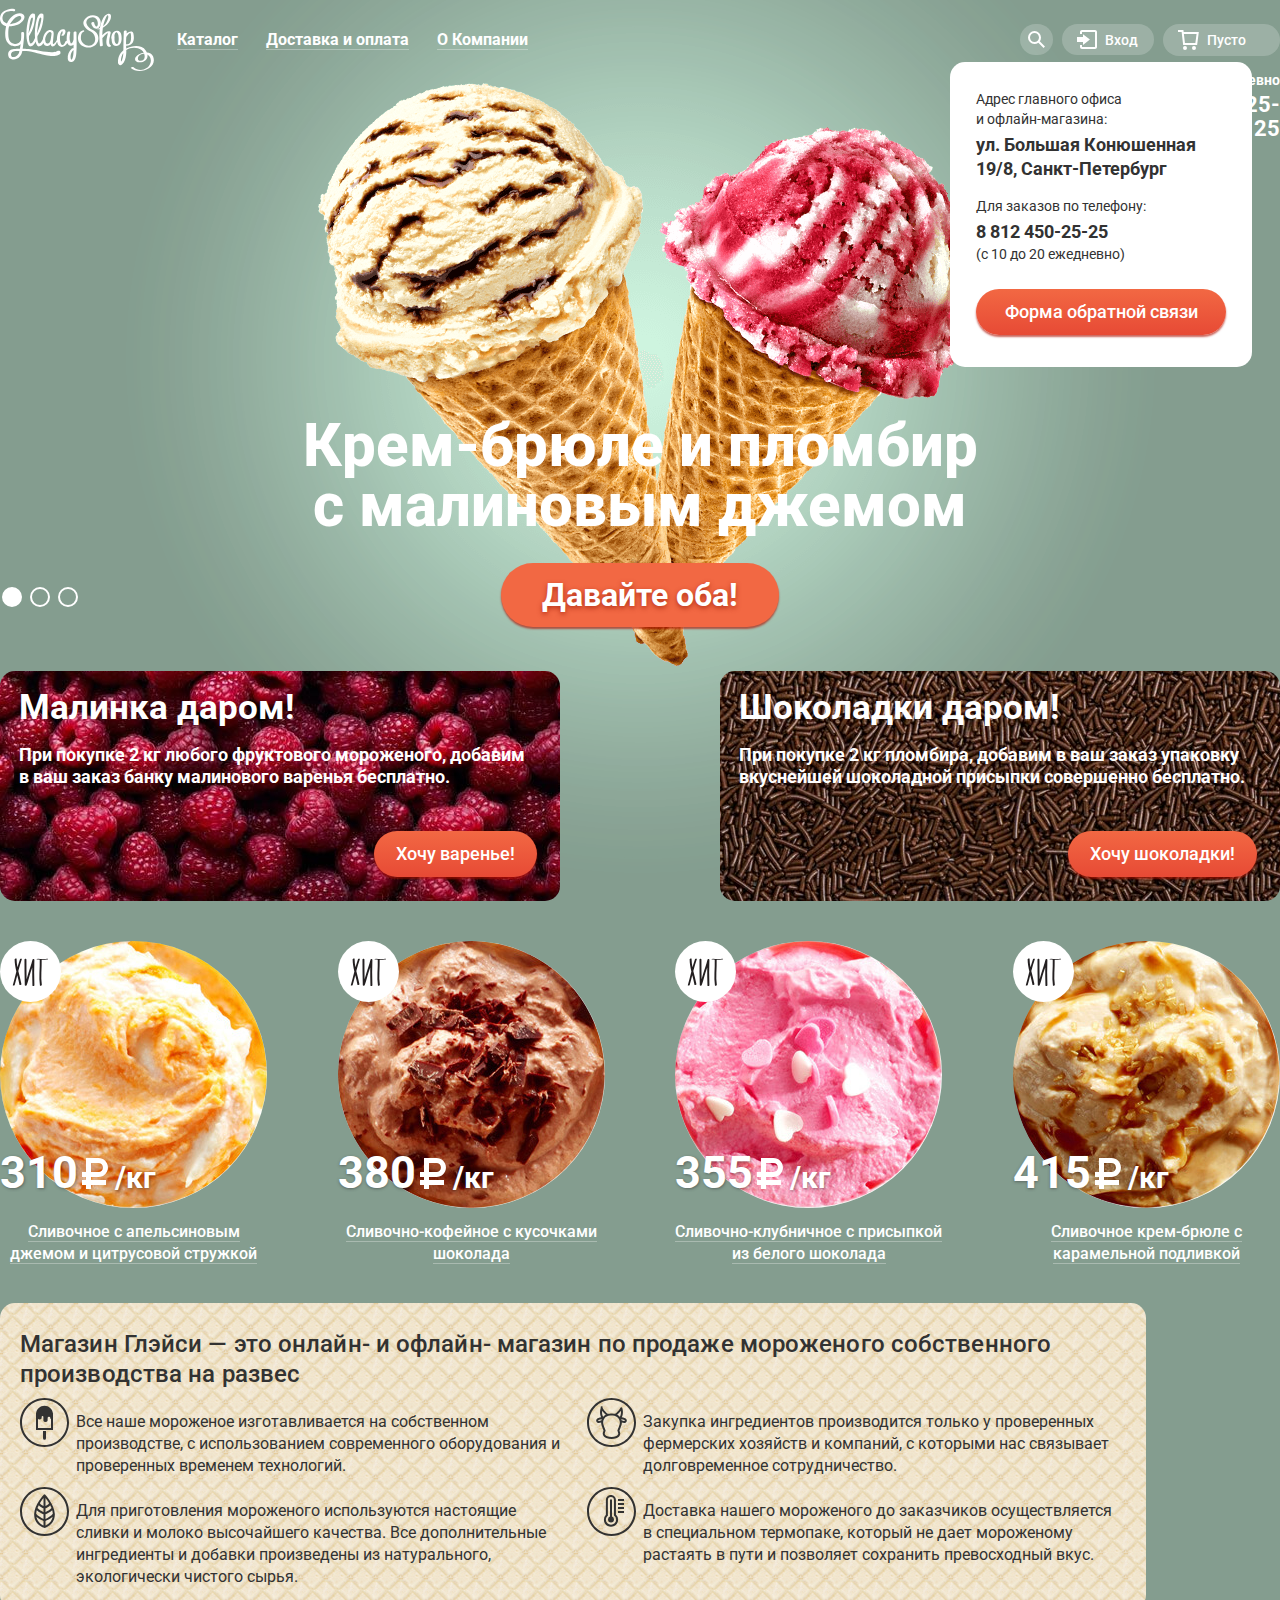
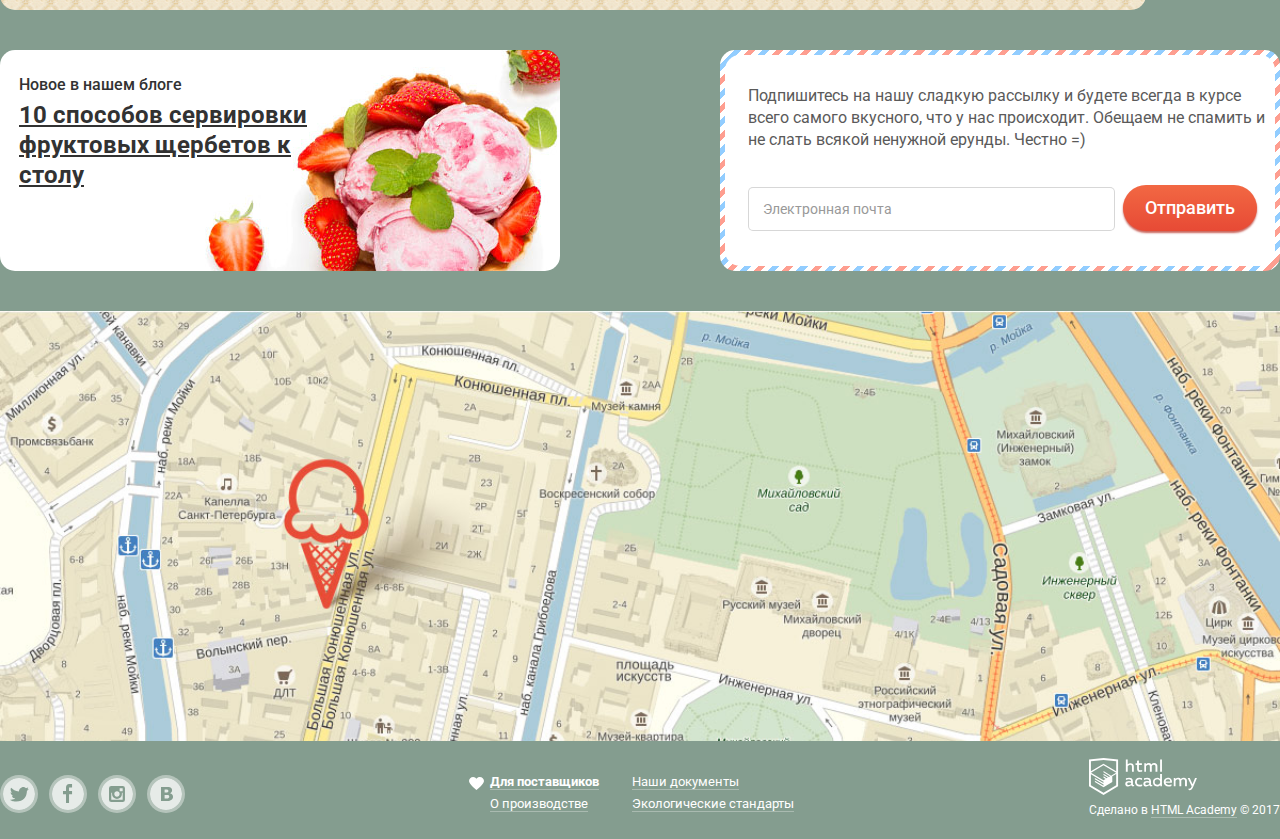
<file: index.html>
<!DOCTYPE html>
<html lang="ru">
  <head>
    <meta charset="utf-8">
    <meta name="format-detection" content="telephone=no"/>
    <title>HTML Academy: Глейси</title>
    <link href="https://fonts.googleapis.com/css?family=Roboto:400,500,700&amp;subset=cyrillic" rel="stylesheet">
    <link href="css/normalize.min.css" rel="stylesheet">
    <link href="css/style.min.css" rel="stylesheet">
  </head>
  <body class="page">
    <input class="visually-hidden" type="radio" id="product-1" name="toggle" checked>
    <input class="visually-hidden" type="radio" id="product-2" name="toggle">
    <input class="visually-hidden" type="radio" id="product-3" name="toggle">
    <div class="page__container">
      <div class="page__container--center">
        <header class="header">
          <div class="header__logo">
            <img class="header__image" src="img/main-logo.svg" width="154" height="64" alt="Логотип">
          </div>
          <nav class="navigation">
            <ul class="menu">
              <li class="menu__item">
                <a class="menu__link" href="#">Каталог</a>
                <ul class="submenu">
                  <li class="submenu__item">
                    <a class="submenu__link" href="#">Новинки</a>
                  </li>
                  <li class="submenu__item">
                    <a class="submenu__link" href="catalog.html">Сливочное</a>
                  </li>
                  <li class="submenu__item">
                    <a class="submenu__link" href="#">Щербеты</a>
                  </li>
                  <li class="submenu__item">
                    <a class="submenu__link" href="#">Фруктовый лед</a>
                  </li>
                  <li class="submenu__item">
                    <a class="submenu__link" href="#">Мелорин</a>
                  </li>
                </ul>
              </li>
              <li class="menu__item">
                <a class="menu__link" href="#">Доставка и оплата</a>
              </li>
              <li class="menu__item">
                <a class="menu__link" href="#">О Компании</a>
              </li>
            </ul>
            <ul class="user-menu">
              <li class="user-menu__item">
                <a class="user-menu__link user-menu__link--search" href="search.html" aria-label="Поиск">
                  <svg xmlns="http://www.w3.org/2000/svg" xmlns:xlink="http://www.w3.org/1999/xlink" width="17" height="17" viewBox="0 0 17 17"><path class="outline-fill" fill="#ffffff" d="M16.958 15.527L11.75 10.32A6.455 6.455 0 0 0 13 6.5 6.5 6.5 0 1 0 6.5 13a6.465 6.465 0 0 0 3.839-1.263l5.205 5.204 1.414-1.414zM6.5 11C4.019 11 2 8.981 2 6.5S4.019 2 6.5 2 11 4.019 11 6.5 8.981 11 6.5 11z"/></svg>
                </a>
                <section class="search modal">
                  <h2 class="visually-hidden">Поиск</h2>
                  <form class="search__form" action="https://echo.htmlacademy.ru" method="get">
                    <label>
                      <span class="visually-hidden">Форма поиска</span>
                      <input class="search__input input" id="search" type="search" name="search" placeholder="Что ищем?">
                    </label>
                    <button class="visually-hidden" type="submit"></button>
                  </form>
                </section>
              </li>
              <li class="user-menu__item">
                <a class="user-menu__link user-menu__link--entrance" href="login.html">
                  <svg xmlns="http://www.w3.org/2000/svg" xmlns:xlink="http://www.w3.org/1999/xlink" width="21" height="19" viewBox="0 0 21 19"><g fill="#ffffff"><path class="outline-fill" d="M6 14.875L12.917 9.5 6 4.125v2.917H-.042v4.917H6z"/><path class="outline-fill" d="M18 0H5C3.9 0 3 .9 3 2v2h2V2h13v15H5v-2H3v2c0 1.1.9 2 2 2h13c1.1 0 2-.9 2-2V2c0-1.1-.9-2-2-2z"/></g></svg>
                  Вход
                </a>
                <section class="entrance modal">
                  <h2 class="visually-hidden">Личный кабинет</h2>
                  <form class="entrance__form" action="https://echo.htmlacademy.ru" method="post">
                    <p>
                      <label>
                        <span class="visually-hidden">Электронная почта</span>
                        <input class="entrance__user input" id="login" type="text" name="login" placeholder="Электронная почта">
                      </label>
                    </p>
                    <p>
                      <label>
                        <span class="visually-hidden">Пароль</span>
                        <input class="entrance__password input" id="password" type="password" name="password" placeholder="Пароль">
                      </label>
                    </p>
                    <div class="entrance__wrapper">
                      <button class="button" type="submit">Войти</button>
                      <p>
                        <a class="entrance__link link--black" href="#">Забыли пароль?</a>
                        <a class="entrance__link link--black" href="#">Новая регистрация</a>
                      </p>
                    </div>
                  </form>
                </section>
              </li>
              <li class="user-menu__item">
                <a class="user-menu__link user-menu__link--cart" href="cart.html" aria-label="Корзина">
                  <svg xmlns="http://www.w3.org/2000/svg" width="21" height="20" viewBox="0 0 21 20"><path class="inner-fill" fill="#fff" fill-opacity="0" d="M5.888 4.031L6.922 13h10.45l1.176-8.969z"/><circle class="outline-fill" fill="#fff" cx="6.984" cy="18" r="2"/><circle class="outline-fill" fill="#fff" cx="15.984" cy="18" r="2"/><path class="outline-fill" fill="#fff" d="M5.657 2.031L5.422 0H0v2h3.64l1.5 13h13.988l1.699-12.969H5.657zM17.372 13H6.922L5.888 4.031h12.66L17.372 13z"/></svg>
                  Пусто
                </a>
              </li>
            </ul>
          </nav>
        </header>
        <main>
          <div class="breadcrumbs">
            <p class="breadcrumbs__contacts">
              <span class="breadcrumbs__time">С 10 до 20, ежедневно</span>
              <span class="breadcrumbs__phone">8 812 450-25-25</span>
            </p>
          </div>
          <section class="slider">
            <h2 class="visually-hidden">Слайдер</h2>
            <div class="slider-controls">
              <label for="product-1">Первый</label>
              <label for="product-2">Второй</label>
              <label for="product-3">Третий</label>
            </div>
            <ul class="slider-list">
              <li class="slider-item slide" id="slide1">
                <h3 class="slide-title">Крем-брюле и пломбир с малиновым джемом</h3>
                <a class="button button--big" href="#">Давайте оба!</a>
              </li>
              <li class="slider-item slide" id="slide2">
                <h3 class="slide-title">Шоколадный пломбир и лимонный сорбет</h3>
                <a class="button button--big" href="#">Давайте оба!</a>
              </li>
              <li class="slider-item slide" id="slide3">
                <h3 class="slide-title">Пломбир с помадкой и клубничный щербет</h3>
                <a class="button button--big" href="#">Давайте оба!</a>
              </li>
            </ul>
          </section>
          <section class="actions">
            <h2 class="visually-hidden">Наши акции</h2>
            <ul class="actions__list">
              <li class="actions__item actions__item--raspberries">
                <h3 class="actions__title">Малинка даром!</h3>
                <p class="actions__text">При покупке 2 кг любого фруктового мороженого, добавим в ваш заказ банку малинового варенья бесплатно.</p>
                <a class="button" href="#">Хочу варенье!</a>
              </li>
              <li class="actions__item actions__item--chocolate">
                <h3 class="actions__title">Шоколадки даром!</h3>
                <p class="actions__text">При покупке 2 кг пломбира, добавим в ваш заказ упаковку вкуснейшей шоколадной присыпки совершенно бесплатно.</p>
                <a class="button" href="#">Хочу шоколадки!</a>
              </li>
            </ul>
          </section>
          <section class="catalog catalog--hits">
            <h2 class="visually-hidden">Хиты продаж!</h2>
            <ul class="catalog__list">
              <li class="catalog__item">
                <div class="catalog__wrapper">
                  <div class="catalog__image-wrapper">
                    <img class="catalog__image" src="img/product-1.jpg" width="267" height="267" alt="Сливочное с апельсиновым джемом и цитрусовой стружкой">
                  </div>
                  <div class="catalog__price">
                    <span class="catalog__cost">310</span>
                    <span class="catatlog__weight">/кг</span>
                  </div>
                  <h3 class="catalog__name">Сливочное с апельсиновым джемом и цитрусовой стружкой</h3>
                  <a class="button button--hide" href="#">Быстрый просмотр</a>
                </div>
              </li>
              <li class="catalog__item">
                <div class="catalog__wrapper">
                  <div class="catalog__image-wrapper">
                    <img class="catalog__image" src="img/product-2.jpg" width="267" height="267" alt="Сливочно-кофейное с кусочками шоколада">
                  </div>
                  <div class="catalog__price">
                    <span class="catalog__cost">380</span>
                    <span class="catatlog__weight">/кг</span>
                  </div>
                  <h3 class="catalog__name">Сливочно-кофейное с кусочками шоколада</h3>
                  <a class="button button--hide" href="#">Быстрый просмотр</a>
                </div>
              </li>
              <li class="catalog__item">
                <div class="catalog__wrapper">
                  <div class="catalog__image-wrapper">
                    <img class="catalog__image" src="img/product-3.jpg" width="267" height="267" alt="Сливочно-клубничное с присыпкой из белого шоколада">
                  </div>
                  <div class="catalog__price">
                    <span class="catalog__cost">355</span>
                    <span class="catatlog__weight">/кг</span>
                  </div>
                  <h3 class="catalog__name">Сливочно-клубничное с присыпкой из белого шоколада</h3>
                  <a class="button button--hide" href="#">Быстрый просмотр</a>
                </div>
              </li>
              <li class="catalog__item">
                <div class="catalog__wrapper">
                  <div class="catalog__image-wrapper">
                    <img class="catalog__image" src="img/product-4.jpg" width="267" height="267" alt="Сливочное крем-брюле с карамельной подливкой">
                  </div>
                  <div class="catalog__price">
                    <span class="catalog__cost">415</span>
                    <span class="catatlog__weight">/кг</span>
                  </div>
                  <h3 class="catalog__name">Сливочное крем-брюле с карамельной подливкой</h3>
                  <a class="button button--hide" href="#">Быстрый просмотр</a>
                </div>
              </li>
            </ul>
          </section>
          <section class="description">
            <div class="description__wrapper">
              <h2 class="visually-hidden">О магазине</h2>
              <b class="description__title">Магазин Глэйси &#8212; это онлайн- и офлайн- магазин по продаже мороженого собственного производства на развес</b>
              <ul class="description__list">
                <li class="description__item">Все наше мороженое изготавливается на собственном производстве, с использованием современного оборудования и проверенных временем технологий.</li>
                <li class="description__item">Закупка ингредиентов  производится только у проверенных фермерских хозяйств и компаний, с которыми нас связывает долговременное сотрудничество.</li>
                <li class="description__item">Для приготовления мороженого используются настоящие сливки и молоко высочайшего качества. Все дополнительные ингредиенты и добавки произведены из натурального, экологически чистого сырья.</li>
                <li class="description__item">Доставка нашего мороженого до заказчиков осуществляется в специальном термопаке, который не дает мороженому растаять в пути и позволяет сохранить превосходный вкус.</li>
              </ul>
            </div>
          </section>
          <section class="actions">
            <h2 class="visually-hidden">Наш блог и рассылка</h2>
            <ul class="actions__list">
              <li class="actions__item actions__item--blog">
                <p class="actions__title--blog">Новое в нашем блоге</p>
                <p class="actions__text--blog"><a class="actions__link" href="#">10 способов сервировки фруктовых щербетов к столу</a></p>
              </li>
              <li class="actions__item actions__item--subscribe">
                <div class="actions__item--inner">
                  <p class="actions__text--subscribe">Подпишитесь на нашу сладкую рассылку и будете всегда в курсе всего самого вкусного, что у нас происходит. Обещаем не спамить и не слать всякой ненужной ерунды. Честно =)</p>
                  <form class="actions__form" action="https://echo.htmlacademy.ru" method="post">
                    <input class="actions__send input" type="email" name="send" placeholder="Электронная почта">
                    <button class="button" type="submit">Отправить</button>
                  </form>
                </div>
              </li>
            </ul>
          </section>
        </main>
      </div>
      <section class="map" id="map">
        <h2 class="visually-hidden">Схема проезда</h2>
        <div class="page__container--center">
          <div class="contacts">
            <div class="contacts__location">
              <div class="contacts__title">Адрес главного офиса и офлайн-магазина:</div>
              <div class="contacts__text">ул. Большая Конюшенная 19/8, Санкт-Петербург</div>
            </div>
            <div class="contacts__phone">
              <div class="contacts__title">Для заказов по телефону:</div>
              <div class="contacts__title">
                <span class="contacts__text">8 812 450-25-25</span><br>(с 10 до 20 ежедневно)
              </div>
            </div>
            <a class="button contacts__button" href="feedback-form.html">Форма обратной связи</a>
          </div>
        </div>
      </section>
      <div class="page__container--center">
        <footer class="footer">
          <ul class="social__list">
            <li class="social__item">
              <span class="visually-hidden">Твиттер</span>
              <a class="social__link social__link--tw" href="#"></a>
            </li>
            <li class="social__item">
              <span class="visually-hidden">Инстаграмм</span>
              <a class="social__link social__link--inst" href="#"></a>
            </li>
            <li class="social__item">
              <span class="visually-hidden">Фейсбук</span>
              <a class="social__link social__link--fb" href="#"></a>
            </li>
            <li class="social__item">
              <span class="visually-hidden">Вконтакте</span>
              <a class="social__link social__link--vk" href="#"></a>
            </li>
          </ul>
          <ul class="reference__list">
            <li class="reference__item reference__item--current">
              <a class="reference__link" href="#">Для поставщиков</a>
            </li>
            <li class="reference__item">
              <a class="reference__link" href="#">Наши документы</a>
            </li>
            <li class="reference__item">
              <a class="reference__link" href="#">О производстве</a>
            </li>
            <li class="reference__item">
              <a class="reference__link" href="#">Экологические стандарты</a>
            </li>
          </ul>
          <div class="copyright">
            <span class="visually-hidden">Копирайт</span>
            <a class="copyright__image" href="https://htmlacademy.ru/intensive/htmlcss">
              <img class="header__image" src="img/logo-htmlacademy.svg" width="108" height="39" alt="Копирайт">
            </a>
            <p>Сделано в <a class="copyright__link" href="https://htmlacademy.ru/intensive/htmlcss">HTML Academy</a> © 2017</p>
          </div>
        </footer>
      </div>
    </div>
    <div class="modal__overlay">
      <section class="feedback modal">
        <h2 class="visually-hidden">Форма обратной связи</h2>
        <b class="feedback__title">Мы обязательно вам ответим!</b>
        <button class="feedback__close" type="button"><span class="visually-hidden">Закрыть</span></button>
        <form class="feedback-form" action="https://echo.htmlacademy.ru" method="post">
          <p>
            <label>
              <span class="visually-hidden">Логин</span>
              <input class="feedback__name input" id="name" type="text" name="name" placeholder="Как вас зовут?">
            </label>
          </p>
          <p>
            <label>
              <span class="visually-hidden">Почта</span>
              <input class="feedback__email input" id="email" type="email" name="email" placeholder="Ваша почта для ответа?">
            </label>
          </p>
          <p>
            <label>
              <span class="visually-hidden">Сообщение</span>
              <textarea class="feedback__message input" id="message" placeholder="Напишите что-нибудь..."></textarea>
            </label>
          </p>
          <p>
            <button class="button" type="submit">Отправить</button>
          </p>
        </form>
      </section>
    </div>
    <script src="https://api-maps.yandex.ru/2.1/?lang=ru_RU" type="text/javascript"></script>
    <script src="js/script.min.js"></script>
  </body>
</html>
</file>
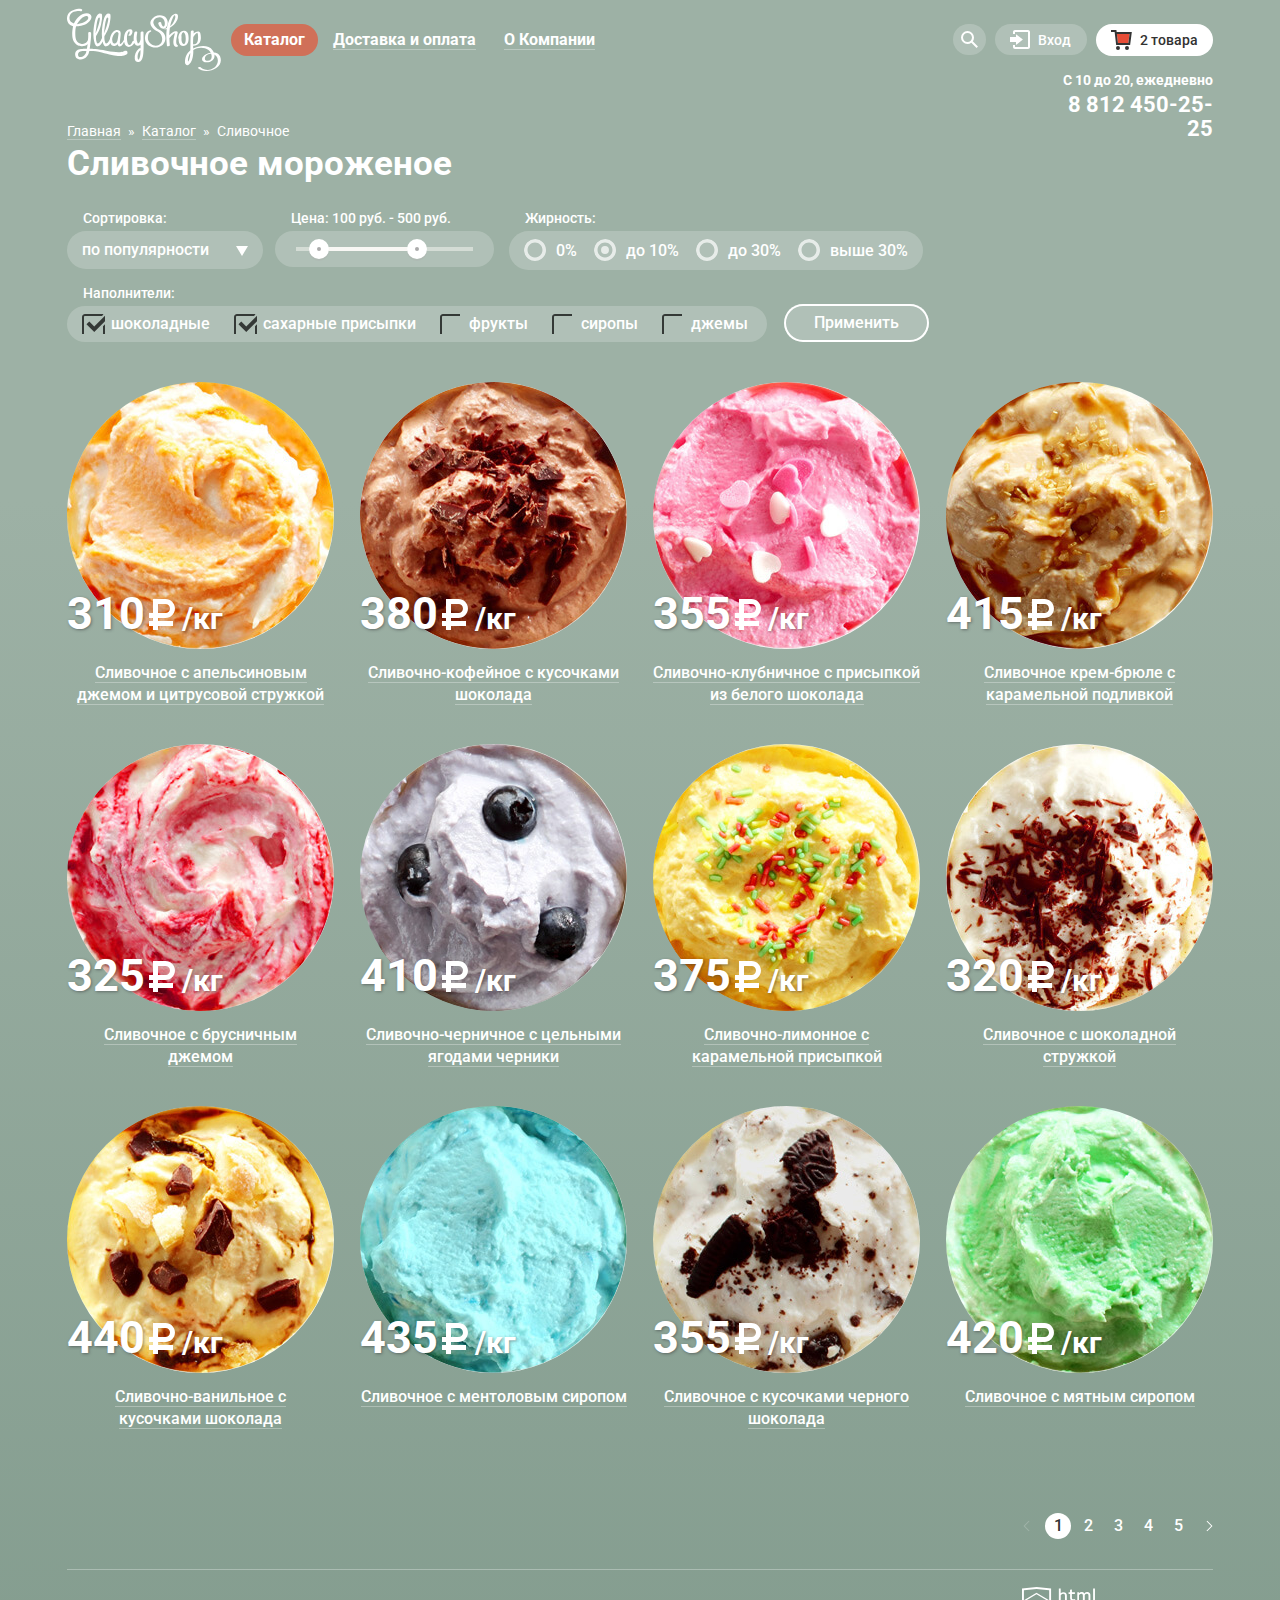
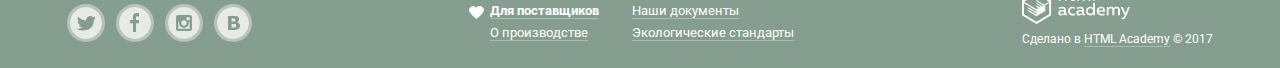
<file: catalog.html>
<!DOCTYPE html>
<html lang="ru">
  <head>
    <meta charset="utf-8">
    <meta name="format-detection" content="telephone=no"/>
    <title>HTML Academy: Глейси каталог</title>
    <link href="https://fonts.googleapis.com/css?family=Roboto:400,500,700&amp;subset=cyrillic" rel="stylesheet">
    <link href="css/normalize.min.css" rel="stylesheet">
    <link href="css/style.min.css" rel="stylesheet">
  </head>
  <body class="page">
    <div class="page__container">
      <div class="page__center">
        <header class="header">
          <a class="header__logo" href="index.html">
            <img class="header__image" src="img/main-logo.svg" width="154" height="64" alt="Логотип">
          </a>
          <nav class="navigation">
            <ul class="menu">
              <li class="menu__item menu__item--current">
                <a class="menu__link">Каталог</a>
                <ul class="submenu">
                  <li class="submenu__item">
                    <a class="submenu__link" href="#">Новинки</a>
                  </li>
                  <li class="submenu__item">
                    <a class="submenu__link submenu__link--current">Сливочное</a>
                  </li>
                  <li class="submenu__item">
                    <a class="submenu__link" href="#">Щербеты</a>
                  </li>
                  <li class="submenu__item">
                    <a class="submenu__link" href="#">Фруктовый лед</a>
                  </li>
                  <li class="submenu__item">
                    <a class="submenu__link" href="#">Мелорин</a>
                  </li>
                </ul>
              </li>
              <li class="menu__item">
                <a class="menu__link" href="#">Доставка и оплата</a>
              </li>
              <li class="menu__item">
                <a class="menu__link" href="#">О Компании</a>
              </li>
            </ul>
            <ul class="user-menu">
              <li class="user-menu__item">
                <a class="user-menu__link user-menu__link--search" href="search.html" aria-label="Поиск">
                  <svg xmlns="http://www.w3.org/2000/svg" xmlns:xlink="http://www.w3.org/1999/xlink" width="17" height="17" viewBox="0 0 17 17"><path class="outline-fill" fill="#ffffff" d="M16.958 15.527L11.75 10.32A6.455 6.455 0 0 0 13 6.5 6.5 6.5 0 1 0 6.5 13a6.465 6.465 0 0 0 3.839-1.263l5.205 5.204 1.414-1.414zM6.5 11C4.019 11 2 8.981 2 6.5S4.019 2 6.5 2 11 4.019 11 6.5 8.981 11 6.5 11z"/></svg>
                </a>
                <section class="search modal">
                  <h2 class="visually-hidden">Поиск</h2>
                  <form class="search__form" action="https://echo.htmlacademy.ru" method="get">
                    <label>
                      <span class="visually-hidden">Форма поиска</span>
                      <input class="search__input input" id="search" type="search" name="search" placeholder="Что ищем?">
                    </label>
                    <button class="visually-hidden" type="submit"></button>
                  </form>
                </section>
              </li>
              <li class="user-menu__item">
                <a class="user-menu__link user-menu__link--entrance" href="login.html">
                  <svg xmlns="http://www.w3.org/2000/svg" xmlns:xlink="http://www.w3.org/1999/xlink" width="21" height="19" viewBox="0 0 21 19"><g fill="#ffffff"><path class="outline-fill" d="M6 14.875L12.917 9.5 6 4.125v2.917H-.042v4.917H6z"/><path class="outline-fill" d="M18 0H5C3.9 0 3 .9 3 2v2h2V2h13v15H5v-2H3v2c0 1.1.9 2 2 2h13c1.1 0 2-.9 2-2V2c0-1.1-.9-2-2-2z"/></g></svg>
                  Вход
                </a>
                <section class="entrance modal">
                  <h2 class="visually-hidden">Личный кабинет</h2>
                  <form class="entrance__form" action="https://echo.htmlacademy.ru" method="post">
                    <p>
                      <label>
                        <span class="visually-hidden">Электронная почта</span>
                        <input class="entrance__user input" id="login" type="text" name="login" placeholder="Электронная почта">
                      </label>
                    </p>
                    <p>
                      <label>
                        <span class="visually-hidden">Пароль</span>
                        <input class="entrance__password input" id="password" type="password" name="password" placeholder="Пароль">
                      </label>
                    </p>
                    <div class="entrance__wrapper">
                      <button class="button" type="submit">Войти</button>
                      <p>
                        <a class="entrance__link link--black" href="#">Забыли пароль?</a>
                        <a class="entrance__link link--black" href="#">Новая регистрация</a>
                      </p>
                    </div>
                  </form>
                </section>
              </li>
              <li class="user-menu__item user-menu__item--full">
                <a class="user-menu__link user-menu__link--cart" href="cart.html" aria-label="Корзина">
                  <svg xmlns="http://www.w3.org/2000/svg" width="21" height="20" viewBox="0 0 21 20"><path class="inner-fill" fill="#fff" fill-opacity="0" d="M5.888 4.031L6.922 13h10.45l1.176-8.969z"/><circle class="outline-fill" fill="#fff" cx="6.984" cy="18" r="2"/><circle class="outline-fill" fill="#fff" cx="15.984" cy="18" r="2"/><path class="outline-fill" fill="#fff" d="M5.657 2.031L5.422 0H0v2h3.64l1.5 13h13.988l1.699-12.969H5.657zM17.372 13H6.922L5.888 4.031h12.66L17.372 13z"/></svg>
                  2 товара
                </a>
                <section class="cart modal">
                  <h2 class="visually-hidden">Форма заказа</h2>
                  <table class="cart__table">
                    <caption class="visually-hidden">Вы выбрали:</caption>
                    <tr class="cart__row">
                      <td  class="cart__remove">
                        <button class="cart__remove-button" type="button"><span class="visually-hidden">Удалить</span>X</button>
                      </td>
                      <td  class="cart__image">
                        <img src="img/product-small1.jpg" width="33" height="33" alt="Пломбир с апельсиновым джемом">
                      </td>
                      <td class="cart__text">Пломбир с апельсиновым джемом</td>
                      <td class="cart__text">1,5 кг x </td>
                      <td class="cart__text cart__text--gray">200 руб.</td>
                      <td class="cart__text">300 руб.</td>
                    </tr>
                    <tr class="cart__row">
                      <td class="cart__remove">
                        <button class="cart__remove-button" type="button"><span class="visually-hidden">Удалить</span>X</button>
                      </td>
                      <td class="cart__image">
                        <img src="img/product-small2.jpg" width="33" height="33" alt="Клубничный пломбир с присыпкой из белого шоколада">
                      </td>
                      <td class="cart__text">Клубничный пломбир с присыпкой из белого шоколада</td>
                      <td class="cart__text">1,5 кг x </td>
                      <td class="cart__text cart__text--gray">300 руб.</td>
                      <td class="cart__text">450 руб.</td>
                    </tr>
                    <tr class="cart__row">
                      <td class="cart__total" colspan="6">Итого: 750 руб.</td>
                    </tr>
                  </table>
                  <div class="cart__button">
                    <a class="button" href="#">Оформить заказ</a>
                  </div>
                </section>
              </li>
            </ul>
          </nav>
        </header>
        <main>
          <div class="breadcrumbs">
            <ul class="breadcrumbs__list">
              <li class="breadcrumbs__item"><a href="index.htm" class="breadcrumbs__link">Главная</a></li>
              <li class="breadcrumbs__item"><a href="#" class="breadcrumbs__link">Каталог</a></li>
              <li class="breadcrumbs__item breadcrumbs__item--current">Сливочное</li>
            </ul>
            <p class="breadcrumbs__contacts">
              <span class="breadcrumbs__time">С 10 до 20, ежедневно</span>
              <span class="breadcrumbs__phone">8 812 450-25-25</span>
            </p>
          </div>
          <div class="main-title">
            <h1 class="main-title__title">Сливочное мороженое</h1>
          </div>
          <section class="filters">
            <h2 class="visually-hidden">Фильтр товаров</h2>
            <form  class="filters__form" action="https://echo.htmlacademy.ru" method="get">
              <div class="filters__wrapper">
                <fieldset class="sorting fieldset">
                  <legend class="filters__title">Сортировка:</legend>
                  <div class="filters__select-wrapper">
                    <select class="sorting__list background-white" name="sorting__list">
                      <option class="sorting__item" value="by-popularity" selected>по популярности</option>
                      <option class="sorting__item" value="low-cost">сначала недорогие</option>
                      <option class="sorting__item" value="hight-cost">сначала дорогие</option>
                      <option class="sorting__item" value="by-fatiness">по жирности</option>
                    </select>
                    <div class="sorting__list--arrow"></div>
                  </div>
                </fieldset>
                <fieldset class="price fieldset">
                  <legend class="filters__title">Цена: 100 руб. - 500 руб.</legend>
                  <div class="price__controls">
                    <div class="price__scale">
                      <div class="price__value"></div>
                    </div>
                    <div class="price__toggle price__toggle--min"></div>
                    <div class="price__toggle price__toggle--max"></div>
                  </div>
                </fieldset>
                <fieldset class="fatiness fieldset">
                  <legend class="filters__title">Жирность:</legend>
                  <ul class="fatiness__list background-white">
                    <li class="fatiness__item">
                      <input class="visually-hidden filters__input filters__input--radio" type="radio" name="radio" id="zero-percent">
                      <label class="label" for="zero-percent">0%</label>
                    </li>
                    <li class="fatiness__item">
                      <input class="visually-hidden filters__input filters__input--radio " type="radio" name="radio" id="ten-percent" checked>
                      <label class="label" for="ten-percent">до 10%</label>
                    </li>
                    <li class="fatiness__item">
                      <input class="visually-hidden filters__input filters__input--radio" type="radio" name="radio" id="thirty-percent">
                      <label class="label" for="thirty-percent">до 30%</label>
                    </li>
                    <li class="fatiness__item">
                      <input class="visually-hidden filters__input filters__input--radio" type="radio" name="radio" id="over-thirty-percent">
                      <label class="label" for="over-thirty-percent">выше 30%</label>
                    </li>
                  </ul>
                </fieldset>
              </div>
              <div class="filters__wrapper">
                <fieldset class="fillers fieldset">
                  <legend class="filters__title">Наполнители:</legend>
                  <ul class="fillers__list background-white">
                    <li class="fillers__item">
                      <input class="visually-hidden filters__input filters__input--checkbox" type="checkbox" name="chocolate" id="chocolate" checked>
                      <label class="label" for="chocolate">шоколадные</label>
                    </li>
                    <li class="fillers__item">
                      <input class="visually-hidden filters__input filters__input--checkbox" type="checkbox" name="sugar" id="sugar" checked>
                      <label class="label" for="sugar">сахарные присыпки</label>
                    </li>
                    <li class="fillers__item">
                      <input class="visually-hidden filters__input filters__input--checkbox" type="checkbox" name="fruts" id="fruts">
                      <label class="label" for="fruts">фрукты</label>
                    </li>
                    <li class="fillers__item">
                      <input class="visually-hidden filters__input filters__input--checkbox" type="checkbox" name="syrups" id="syrups">
                      <label class="label" for="syrups">сиропы</label>
                    </li>
                    <li class="fillers__item">
                      <input class="visually-hidden filters__input filters__input--checkbox" type="checkbox" name="jams" id="jams">
                      <label class="label" for="jams">джемы</label>
                    </li>
                  </ul>
                </fieldset>
                <button type="submit" class="button--white">Применить</button>
              </div>
            </form>
          </section>
          <section class="catalog">
            <h2 class="visually-hidden">Каталог товаров</h2>
            <ul class="catalog__list">
              <li class="catalog__item">
                <div class="catalog__wrapper">
                  <div class="catalog__image-wrapper">
                    <img class="catalog__image" src="img/product-1.jpg" width="267" height="267" alt="Сливочное с апельсиновым джемом и цитрусовой стружкой">
                  </div>
                  <div class="catalog__price">
                    <span class="catalog__cost">310</span>
                    <span class="catatlog__weight">/кг</span>
                  </div>
                  <h3 class="catalog__name">Сливочное с апельсиновым джемом и цитрусовой стружкой</h3>
                  <a class="button button--hide" href="#">Быстрый просмотр</a>
                </div>
              </li>
              <li class="catalog__item">
                <div class="catalog__wrapper">
                  <div class="catalog__image-wrapper">
                    <img class="catalog__image" src="img/product-2.jpg" width="267" height="267" alt="Сливочно-кофейное с кусочками шоколада">
                  </div>
                  <div class="catalog__price">
                    <span class="catalog__cost">380</span>
                    <span class="catatlog__weight">/кг</span>
                  </div>
                  <h3 class="catalog__name">Сливочно-кофейное с кусочками шоколада</h3>
                  <a class="button button--hide" href="#">Быстрый просмотр</a>
                </div>
              </li>
              <li class="catalog__item">
                <div class="catalog__wrapper">
                  <div class="catalog__image-wrapper">
                    <img class="catalog__image" src="img/product-3.jpg" width="267" height="267" alt="Сливочно-клубничное с присыпкой из белого шоколада">
                  </div>
                  <div class="catalog__price">
                    <span class="catalog__cost">355</span>
                    <span class="catatlog__weight">/кг</span>
                  </div>
                  <h3 class="catalog__name">Сливочно-клубничное с присыпкой из белого шоколада</h3>
                  <a class="button button--hide" href="#">Быстрый просмотр</a>
                </div>
              </li>
              <li class="catalog__item">
                <div class="catalog__wrapper">
                  <div class="catalog__image-wrapper">
                    <img class="catalog__image" src="img/product-4.jpg" width="267" height="267" alt="Сливочное крем-брюле с карамельной подливкой">
                  </div>
                  <div class="catalog__price">
                    <span class="catalog__cost">415</span>
                    <span class="catatlog__weight">/кг</span>
                  </div>
                  <h3 class="catalog__name">Сливочное крем-брюле с карамельной подливкой</h3>
                  <a class="button button--hide" href="#">Быстрый просмотр</a>
                </div>
              </li>
              <li class="catalog__item">
                <div class="catalog__wrapper">
                  <div class="catalog__image-wrapper">
                    <img class="catalog__image" src="img/product-5.jpg" width="267" height="267" alt="Сливочное с брусничным джемом">
                  </div>
                  <div class="catalog__price">
                    <span class="catalog__cost">325</span>
                    <span class="catatlog__weight">/кг</span>
                  </div>
                  <h3 class="catalog__name">Сливочное с брусничным<br> джемом</h3>
                  <a class="button button--hide" href="#">Быстрый просмотр</a>
                </div>
              </li>
              <li class="catalog__item">
                <div class="catalog__wrapper">
                  <div class="catalog__image-wrapper">
                    <img class="catalog__image" src="img/product-6.jpg" width="267" height="267" alt="Сливочно-черничное с цельными ягодами черники">
                  </div>
                  <div class="catalog__price">
                    <span class="catalog__cost">410</span>
                    <span class="catatlog__weight">/кг</span>
                  </div>
                  <h3 class="catalog__name">Сливочно-черничное с цельными ягодами черники</h3>
                  <a class="button button--hide" href="#">Быстрый просмотр</a>
                </div>
              </li>
              <li class="catalog__item">
                <div class="catalog__wrapper">
                  <div class="catalog__image-wrapper">
                    <img class="catalog__image" src="img/product-7.jpg" width="267" height="267" alt="Сливочно-лимонное с карамельной присыпкой">
                  </div>
                  <div class="catalog__price">
                    <span class="catalog__cost">375</span>
                    <span class="catatlog__weight">/кг</span>
                  </div>
                  <h3 class="catalog__name">Сливочно-лимонное с карамельной присыпкой</h3>
                  <a class="button button--hide" href="#">Быстрый просмотр</a>
                </div>
              </li>
              <li class="catalog__item">
                <div class="catalog__wrapper">
                  <div class="catalog__image-wrapper">
                    <img class="catalog__image" src="img/product-8.jpg" width="267" height="267" alt="Сливочное с шоколадной стружкой">
                  </div>
                  <div class="catalog__price">
                    <span class="catalog__cost">320</span>
                    <span class="catatlog__weight">/кг</span>
                  </div>
                  <h3 class="catalog__name">Сливочное с шоколадной стружкой</h3>
                  <a class="button button--hide" href="#">Быстрый просмотр</a>
                </div>
              </li>
              <li class="catalog__item">
                <div class="catalog__wrapper">
                  <div class="catalog__image-wrapper">
                    <img class="catalog__image" src="img/product-9.jpg" width="267" height="267" alt="Сливочно-ванильное с кусочками шоколада">
                  </div>
                  <div class="catalog__price">
                    <span class="catalog__cost">440</span>
                    <span class="catatlog__weight">/кг</span>
                  </div>
                  <h3 class="catalog__name">Сливочно-ванильное с<br> кусочками шоколада</h3>
                  <a class="button button--hide" href="#">Быстрый просмотр</a>
                </div>
              </li>
              <li class="catalog__item">
                <div class="catalog__wrapper">
                  <div class="catalog__image-wrapper">
                    <img class="catalog__image" src="img/product-10.jpg" width="267" height="267" alt="Сливочноe с ментоловым сиропом">
                  </div>
                  <div class="catalog__price">
                    <span class="catalog__cost">435</span>
                    <span class="catatlog__weight">/кг</span>
                  </div>
                  <h3 class="catalog__name">Сливочноe с ментоловым сиропом</h3>
                  <a class="button button--hide" href="#">Быстрый просмотр</a>
                </div>
              </li>
              <li class="catalog__item">
                <div class="catalog__wrapper">
                  <div class="catalog__image-wrapper">
                    <img class="catalog__image" src="img/product-11.jpg" width="267" height="267" alt="Сливочное с кусочками черного шоколада">
                  </div>
                  <div class="catalog__price">
                    <span class="catalog__cost">355</span>
                    <span class="catatlog__weight">/кг</span>
                  </div>
                  <h3 class="catalog__name">Сливочное с кусочками черного шоколада</h3>
                  <a class="button button--hide" href="#">Быстрый просмотр</a>
                </div>
              </li>
              <li class="catalog__item">
                <div class="catalog__wrapper">
                  <div class="catalog__image-wrapper">
                    <img class="catalog__image" src="img/product-12.jpg" width="267" height="267" alt="Сливочное с мятным сиропом">
                  </div>
                  <div class="catalog__price">
                    <span class="catalog__cost">420</span>
                    <span class="catatlog__weight">/кг</span>
                  </div>
                  <h3 class="catalog__name">Сливочное с мятным сиропом</h3>
                  <a class="button button--hide" href="#">Быстрый просмотр</a>
                </div>
              </li>
            </ul>
          </section>
          <ul class="pagination">
            <li class="pagination__item"><a class="pagination__link pagination__link--previous"></a></li>
            <li class="pagination__item"><a class="pagination__link pagination__link--current">1</a></li>
            <li class="pagination__item"><a class="pagination__link" href="#">2</a></li>
            <li class="pagination__item"><a class="pagination__link" href="#">3</a></li>
            <li class="pagination__item"><a class="pagination__link" href="#">4</a></li>
            <li class="pagination__item"><a class="pagination__link" href="#">5</a></li>
            <li class="pagination__item"><a class="pagination__link pagination__link--next" href="#"></a></li>
          </ul>
        </main>
        <footer class="footer">
          <ul class="social__list">
            <li class="social__item">
              <span class="visually-hidden">Твиттер</span>
              <a class="social__link social__link--tw" href="#"></a>
            </li>
            <li class="social__item">
              <span class="visually-hidden">Инстаграмм</span>
              <a class="social__link social__link--inst" href="#"></a>
            </li>
            <li class="social__item">
              <span class="visually-hidden">Фейсбук</span>
              <a class="social__link social__link--fb" href="#"></a>
            </li>
            <li class="social__item">
              <span class="visually-hidden">Вконтакте</span>
              <a class="social__link social__link--vk" href="#"></a>
            </li>
          </ul>
          <ul class="reference__list">
            <li class="reference__item reference__item--current">
              <a class="reference__link" href="#">Для поставщиков</a>
            </li>
            <li class="reference__item">
              <a class="reference__link" href="#">Наши документы</a>
            </li>
            <li class="reference__item">
              <a class="reference__link" href="#">О производстве</a>
            </li>
            <li class="reference__item">
              <a class="reference__link" href="#">Экологические стандарты</a>
            </li>
          </ul>
          <div class="copyright">
            <span class="visually-hidden">Копирайт</span>
            <a class="copyright__image" href="https://htmlacademy.ru/intensive/htmlcss">
              <img class="header__image" src="img/logo-htmlacademy.svg" width="108" height="39" alt="Копирайт">
            </a>
            <p>Сделано в <a class="copyright__link" href="https://htmlacademy.ru/intensive/htmlcss">HTML Academy</a> © 2017</p>
          </div>
        </footer>
      </div>
    </div>
  </body>
</html>
</file>
<file: css/style.min.css>
body {margin: 0;padding: 0;-webkit-box-sizing: border-box;box-sizing: border-box;font-family: "Roboto", "Arial", sans-serif;font-size: 16px;line-height: 22px;font-weight: 400;color: #ffffff;}*,*::before,*::after {-webkit-box-sizing: inherit;box-sizing: inherit;}img {max-width: 100%;display: block;}a {color: inherit;text-decoration: none;}.visually-hidden:not(:focus):not(:active),input[type="checkbox"].visually-hidden,input[type="radio"].visually-hidden {position: absolute;width: 1px;height: 1px;margin: -1px;border: 0;padding: 0;white-space: nowrap;-webkit-clip-path: inset(100%);clip-path: inset(100%);clip: rect(0 0 0 0);overflow: hidden;}.page__container {background: -webkit-gradient(linear, left top, left bottom, color-stop(30%, #9db1a5), to(#849d8f));background: -webkit-linear-gradient(top, #9db1a5 30%, #849d8f 100%);background: -o-linear-gradient(top, #9db1a5 30%, #849d8f 100%);background: linear-gradient(to bottom, #9db1a5 30%, #849d8f 100%);}.page__center {position: relative;max-width: 1200px;margin: 0 auto;padding: 0 27px;}.main-title {padding-top: 2px;margin-bottom: 26px;}.main-title__title {margin: 0;font-size: 35px;line-height: 41px;font-weight: 700;}.breadcrumbs__link,.reference__link,.copyright__link {border-bottom: 0.5px solid rgba(255, 255, 255, 0.3);}.breadcrumbs__link:hover,.breadcrumbs__link:focus,.reference__link:hover,.reference__link:focus,.copyright__link:hover,.copyright__link:focus {color: #ffbc9e;border-bottom: 0.5px solid rgba(255, 188, 158, 0.3);}.link--black {border-bottom: 0.5px solid #323232;}.link--black:hover,.link--black:focus {color: #e84d37;border-bottom: 0.5px solid rgba(255, 188, 158, 0.3);}.button {display: inline-block;padding: 12px 22px;font: inherit;font-size: 18px;font-weight: 500;text-align: center;color: #ffffff;background-image: -webkit-gradient(linear, left bottom, left top, from(#e74a35), to(#f26843));background-image: -webkit-linear-gradient(bottom, #e74a35, #f26843);background-image: -o-linear-gradient(bottom, #e74a35, #f26843);background-image: linear-gradient(to top, #e74a35, #f26843);-webkit-box-shadow: 0 2px 2px rgba(172, 16, 0, 0.64);box-shadow: 0 2px 2px rgba(172, 16, 0, 0.64);border-radius: 50px;border-style: none;}.button:focus,.button:hover {background: -webkit-gradient(linear, left top, left bottom, from(#f58669), to(#ec6f5e));background: -webkit-linear-gradient(top, #f58669 0%, #ec6f5e 100%);background: -o-linear-gradient(top, #f58669 0%, #ec6f5e 100%);background: linear-gradient(to bottom, #f58669 0%, #ec6f5e 100%);-webkit-box-shadow: 0 2px 2px #ac1000;box-shadow: 0 2px 2px #ac1000;}.button:active {background: -webkit-gradient(linear, left top, left bottom, from(#d84732), to(#e1613e));background: -webkit-linear-gradient(top, #d84732 0%, #e1613e 100%);background: -o-linear-gradient(top, #d84732 0%, #e1613e 100%);background: linear-gradient(to bottom, #d84732 0%, #e1613e 100%);-webkit-box-shadow: inset 0 2px 2px #ac1000;box-shadow: inset 0 2px 2px #ac1000;}.button--big {padding: 10px 41px;font-size: 32px;line-height: 44px;font-weight: 700;text-shadow: 0 2px 5px rgba(160, 32, 11, 0.76);background: #f26843;}.button--hide {position: absolute;bottom: -54px;left: 34px;z-index: 2;display: none;padding: 11px 18px;}.button--white {-ms-flex-item-align: end;align-self: flex-end;padding: 8px 30px;font: inherit;color: inherit;border-radius: 50px;background-color: rgba(255, 255, 255, 0.2);border: none;-webkit-box-shadow: inset 0 0 0 2px #ffffff;box-shadow: inset 0 0 0 2px #ffffff;}.button--white:hover,.button--white:focus {color: #323232;background-color: #ffffff;}.button--white:active {background-color: #ededed;-webkit-box-shadow: inset 0px 2px 1px 0 #696969;box-shadow: inset 0px 2px 1px 0 #696969;}.header {display: -webkit-box;display: -ms-flexbox;display: flex;padding-top: 8px;}.header__logo {width: 164px;}.navigation {display: -webkit-box;display: -ms-flexbox;display: flex;-webkit-box-flex: 1;-ms-flex-positive: 1;flex-grow: 1;-webkit-box-align: center;-ms-flex-align: center;align-items: center;font-size: 16px;line-height: 18px;font-weight: 700;}.navigation li {list-style: none;}.menu {display: -webkit-box;display: -ms-flexbox;display: flex;margin: 0;padding: 0;margin-right: auto;}.menu__item {margin-right: 2px;position: relative;padding: 7px 0;}.menu__item:last-child {margin-right: 0;}.menu__item:hover:not(.menu__item--current) .menu__link,.menu__item:hover .submenu {display: block;color: #323232;background-color: #f7f6f3;}.menu__item--current .menu__link {border-bottom: none;background-color: #d07058;border-radius: 25px;}.menu__item--current .menu__link::after {content: none;}.menu__link {display: inline-block;padding: 7px 13px;vertical-align: top;border-radius: 25px;}.menu__link:active[href] {background-color: #ededed;-webkit-box-shadow: inset 0 2px 1px 0 #696969;box-shadow: inset 0 2px 1px 0 #696969;}.menu__link::after {content: "";display: block;height: 1px;width: 100%;background-color: rgba(255, 255, 255, 0.3);}.menu__link:focus {color: #323232;background-color: #f7f6f3;}.submenu {position: absolute;top: 43px;left: -6px;z-index: 1;display: none;margin: 0;padding: 5px 0;width: 143px;min-height: 171px;font-size: 14px;line-height: 16px;font-weight: 400;color: #323232;background-color: #f8f7f4;border-radius: 5px;-webkit-box-shadow: 0px 20px 20px 0 rgba(0, 0, 0, 0.4);box-shadow: 0px 20px 20px 0 rgba(0, 0, 0, 0.4);}.submenu__item:nth-child(1) {padding-bottom: 8px;position: relative;font-weight: 700;}.submenu__item:nth-child(1)::after {content: "";position: absolute;left: 7px;top: 34px;right: 7px;height: 1px;background-color: rgba(53, 53, 53, 0.2);}.submenu__link {display: block;padding: 7px 20px;}.submenu__link:hover[href] {background-color: #fbded7;}.submenu__link:active[href] {background-color: #f6b5a5;}.submenu__link--current {color: #ffffff;background-color: #d07058;}.user-menu {display: -webkit-box;display: -ms-flexbox;display: flex;-webkit-box-pack: justify;-ms-flex-pack: justify;justify-content: space-between;-ms-flex-wrap: wrap;flex-wrap: wrap;margin: 0;padding: 0;min-width: 260px;font-size: 14px;line-height: 16px;font-weight: 500;}.user-menu__item {position: relative;padding: 7px 0;}.user-menu__item:hover .user-menu__link {color: #323232;background-color: #f8f7f4;}.user-menu__item:hover .search,.user-menu__item:hover .entrance,.user-menu__item:hover .cart {display: block;}.user-menu__item:hover .outline-fill {fill: #343434;}.user-menu__item--full .user-menu__link--cart {padding-right: 15px;color: #323232;background-color: #ffffff;}.user-menu__item--full .inner-fill {fill: #E84D37;fill-opacity: 1;}.user-menu__item--full .outline-fill {fill: #343434;}.user-menu__link {display: -webkit-box;display: -ms-flexbox;display: flex;-webkit-box-pack: center;-ms-flex-pack: center;justify-content: center;-webkit-box-align: center;-ms-flex-align: center;align-items: center;padding: 6px 13px;border-radius: 25px;background-color: rgba(255, 255, 255, 0.2);}.user-menu__link:focus {color: #323232;background-color: #f7f6f3;}.user-menu__link:focus .outline-fill {fill: #323232;}.user-menu__link:active {background-color: #ededed;-webkit-box-shadow: inset 0 2px 1px 0 #696969;box-shadow: inset 0 2px 1px 0 #696969;}.user-menu__link--search {padding: 7px 8px;}.user-menu__link--entrance {padding-left: 15px;padding-right: 16px;}.user-menu__link--entrance svg {margin-right: 7px;}.user-menu__link--cart {padding-left: 15px;padding-right: 34px;}.user-menu__link--cart svg {margin-right: 8px;}.modal {display: none;z-index: 2;font-size: 13px;line-height: 24px;font-weight: 400;color: #323232;background-color: #f8f7f4;border-radius: 5px;-webkit-box-shadow: 0px 20px 20px 0 rgba(0, 0, 0, 0.4);box-shadow: 0px 20px 20px 0 rgba(0, 0, 0, 0.4);}.modal__overlay--on {position: fixed;top: 0;left: 0;width: 100%;height: 100%;background-color: rgba(0, 0, 0, 0.3);-webkit-transition-duration: 2s;-o-transition-duration: 2s;transition-duration: 2s;z-index: 4;}.modal__overlay--on .feedback {display: block;-webkit-animation-name: move;animation-name: move;-webkit-animation-duration: 300ms;animation-duration: 300ms;}@-webkit-keyframes move {0% {-webkit-transform: scale(0);transform: scale(0);}100% {-webkit-transform: scale(1);transform: scale(1);}}@keyframes move {0% {-webkit-transform: scale(0);transform: scale(0);}100% {-webkit-transform: scale(1);transform: scale(1);}}.input {font: inherit;height: 44px;padding: 9px 14px;font-size: 14px;line-height: 24px;font-weight: 700;border-radius: 5px;border: solid 1px rgba(178, 178, 178, 0.52);}.input:-ms-input-placeholder {font-weight: 400;color: #999999;}.input::-webkit-input-placeholder {font-weight: 400;color: #999999;}.input::-ms-input-placeholder {font-weight: 400;color: #999999;}.input::placeholder {font-weight: 400;color: #999999;}.input:hover {padding: 8px 13px;background-color: #ffffff;border: 2px solid #9a9a9a;outline-style: none;}.input:focus {padding: 8px 13px;border: solid 2px rgba(46, 136, 228, 0.52);outline-style: none;}.search {position: absolute;top: 43px;right: 0;padding: 20px 15px;}.search .input {width: 311px;}.entrance {position: absolute;top: 43px;right: 0;padding: 20px 17px 22px 19px;}.entrance .input {width: 100%;margin-bottom: 20px;}.entrance .input:last-child {margin-bottom: 18px;}.entrance__form {width: 241px;}.entrance__wrapper {display: -webkit-box;display: -ms-flexbox;display: flex;-webkit-box-align: center;-ms-flex-align: center;align-items: center;}.entrance .button {margin-right: 20px;padding: 10px 25px;}.entrance p {margin: 0;padding: 0;}.page__container {min-width: 1200px;background-repeat: no-repeat;background-position: top center;-webkit-transition: background-image 0.5s ease, background-color 0.5s ease;-o-transition: background-image 0.5s ease, background-color 0.5s ease;transition: background-image 0.5s ease, background-color 0.5s ease;}.page__container::before,.page__container::after {content: "";visibility: hidden;}.page__container::before {background-image: url("../img/slider-item2.png");}.page__container::after {background-image: url("../img/slider-item3.png");}.slider {position: relative;padding-top: 275px;margin-bottom: 44px;text-align: center;color: #ffffff;}.slider-list {margin: 0;padding: 0;list-style: none;}.slide {display: none;}.slide-title {width: 700px;margin: 0 auto;margin-bottom: 27px;font-size: 60px;line-height: 60px;font-weight: 800;}.slider-controls {position: absolute;bottom: 18px;left: 2px;z-index: 1;font-size: 0;}.slider-controls label {display: inline-block;width: 20px;height: 20px;margin-right: 8px;vertical-align: top;background-color: transparent;border: 2px solid #ffffff;border-radius: 50%;cursor: pointer;}#product-1:checked ~ .page__container {background-color: #849d8f;background-image: url("../img/slider-item1.png");}#product-2:checked ~ .page__container {background-color: #8996a6;background-image: url("../img/slider-item2.png");}#product-3:checked ~ .page__container {background-color: #9d8b84;background-image: url("../img/slider-item3.png");}#product-1:checked ~ .page__container #slide1,#product-2:checked ~ .page__container #slide2,#product-3:checked ~ .page__container #slide3 {display: block;}#product-1:checked ~ .page__container label[for="product-1"],#product-2:checked ~ .page__container label[for="product-2"],#product-3:checked ~ .page__container label[for="product-3"] {background-color: #ffffff;}.slider-controls label:hover {background-color: rgba(248, 247, 244, 0.4);}.slider-controls label:active {background-color: #f8f7f4;}.breadcrumbs {display: -webkit-box;display: -ms-flexbox;display: flex;font-size: 14px;line-height: 16px;}.breadcrumbs__list {display: -webkit-box;display: -ms-flexbox;display: flex;margin: 0;padding: 0;margin-top: auto;margin-bottom: 2px;list-style: none;}.breadcrumbs__item:not(:last-child):after {content: "»";display: inline-block;vertical-align: baseline;margin: 0px 7px 0px 7px;}.breadcrumbs__link {border-bottom: 0.5px solid rgba(255, 255, 255, 0.3);}.breadcrumbs__contacts {margin: 0;width: 170px;margin-left: auto;text-align: right;}.breadcrumbs__contacts span {display: block;}.breadcrumbs__time {font-weight: 700;margin-bottom: 5px;}.breadcrumbs__phone {font-size: 22px;line-height: 24px;font-weight: 700;}.actions__list {padding: 0;margin: 0;display: -webkit-box;display: -ms-flexbox;display: flex;-webkit-box-pack: justify;-ms-flex-pack: justify;justify-content: space-between;margin-bottom: 40px;}.actions__item {display: -webkit-box;display: -ms-flexbox;display: flex;-webkit-box-orient: vertical;-webkit-box-direction: normal;-ms-flex-direction: column;flex-direction: column;list-style: none;padding: 16px 23px 24px 19px;width: 560px;min-height: 230px;border-radius: 15px;}.actions__item--raspberries {background-color: #3f050b;background-image: url("../img/raspberries_bg.jpg");background-position: -50px -95px;background-repeat: no-repeat;}.actions__item--chocolate {background-color: #59341c;background-image: url("../img/chocolate_bg.jpg");background-position: -217px -105px;background-repeat: no-repeat;}.actions__item--blog {padding-top: 24px;min-height: 220px;background-color: #ffffff;background-image: url("../img/blog_bg.jpg");background-repeat: no-repeat;background-position: -51px -223px;}.actions__item--inner {padding: 30px 10px 1px 23px;min-height: 211px;color: #5a5a5a;border-radius: 15px;background-repeat: no-repeat;background-color: #ffffff;background-repeat: no-repeat;}.actions__item--subscribe {padding: 5px 5px 5px 5px;min-height: 220px;background-image: -webkit-repeating-linear-gradient(315deg, #fe9e90 0px, #fe9e90 5px, white 5px, white 10px, #92cdff 10px, #92cdff 15px, white 15px, white 20px);background-image: -o-repeating-linear-gradient(315deg, #fe9e90 0px, #fe9e90 5px, white 5px, white 10px, #92cdff 10px, #92cdff 15px, white 15px, white 20px);background-image: repeating-linear-gradient(135deg, #fe9e90 0px, #fe9e90 5px, white 5px, white 10px, #92cdff 10px, #92cdff 15px, white 15px, white 20px);border-radius: 15px;}.actions__item .button {-ms-flex-item-align: center;-ms-grid-row-align: center;align-self: center;margin-top: auto;margin-left: auto;}.actions__title {margin: 0;margin-bottom: 16px;font-size: 35px;line-height: 41px;font-weight: 700;}.actions__title--blog {margin: 0;margin-bottom: 4px;color: #323232;font-weight: 500;}.actions__text {margin: 0;padding: 0;font-size: 18px;line-height: 22px;font-weight: 700;}.actions__text--subscribe {margin: 0;min-height: 100px;}.actions__text--blog {margin: 0;width: 290px;}.actions__link {font-size: 24px;line-height: 30px;font-weight: 700;color: #323232;text-decoration: underline;}.actions__link:hover {color: #e84d37;}.actions__send {margin-right: 4px;width: 71%;}.catalog--hits .catalog__item::before {position: absolute;content: "";top: 0;left: 0;z-index: 3;width: 61px;height: 61px;background-image: url("../img/hit.svg");background-repeat: no-repeat;}.catalog__list {display: -webkit-box;display: -ms-flexbox;display: flex;-webkit-box-pack: justify;-ms-flex-pack: justify;justify-content: space-between;-ms-flex-wrap: wrap;flex-wrap: wrap;padding: 0;margin: 0;list-style: none;}.catalog__image-wrapper {position: relative;}.catalog__wrapper:hover .button--hide {display: block;}.catalog__wrapper:hover .catalog__image-wrapper {z-index: 2;}.catalog__wrapper:hover::after {content: "";position: absolute;z-index: 1;top: -6px;left: 50%;margin-left: -146px;display: block;width: 292px;height: 403px;border-radius: 5px;background-color: rgba(248, 247, 244, 0.3);-webkit-box-shadow: 0px 20px 20px 0 rgba(0, 0, 0, 0.4);box-shadow: 0px 20px 20px 0 rgba(0, 0, 0, 0.4);}.catalog__item {position: relative;width: 267px;margin-bottom: 38px;text-align: center;}.catalog__image-wrapper {margin-bottom: 13px;}.catalog__image {border-radius: 50%;}.catalog__price {position: absolute;top: 209px;z-index: 2;text-shadow: 0.5px 0.9px 3px rgba(49, 50, 53, 0.5);}.catalog__cost {font-size: 45px;line-height: 45px;font-weight: 700;margin-right: 0px;}.catalog__cost::after {content: "";display: inline-block;width: 31px;height: 36px;margin-left: 2px;margin-bottom: 5px;vertical-align: middle;background-image: url("../img/ruble.svg");}.catalog__name {display: inline;font-size: 16px;line-height: 22px;font-weight: 500;text-align: center;border-bottom: 0.5px solid rgba(255, 255, 255, 0.3);}.catatlog__weight {font-size: 30px;line-height: 45px;font-weight: 700;}.description {margin-bottom: 40px;}.description__wrapper {padding: 26px 20px 0px;width: 1146px;min-height: 306px;background-color: #ede2ca;background-image: url("../img/frame.jpg");background-repeat: repeat;border-radius: 15px;}.description__title {display: block;margin-bottom: 21px;font-size: 24px;line-height: 30px;font-weight: 500;letter-spacing: 0.1px;color: #323232;}.description__list {display: -webkit-box;display: -ms-flexbox;display: flex;-ms-flex-wrap: wrap;flex-wrap: wrap;padding: 0;margin: 0;list-style: none;}.description__item {position: relative;padding-top: 1px;padding-left: 56px;margin-bottom: 22px;color: #323232;}.description__item:nth-child(even) {width: 530px;}.description__item:nth-child(odd) {width: 540px;margin-right: 27px;}.description__item:nth-child(1)::before {background-image: url("../img/ice-cream.svg");}.description__item:nth-child(2)::before {background-image: url("../img/cow.svg");}.description__item:nth-child(3)::before {background-image: url("../img/eco.svg");}.description__item:nth-child(4)::before {background-image: url("../img/thermometer.svg");}.description__item::before {content: "";position: absolute;top: -12px;left: 0;display: block;width: 49px;height: 49px;}.map {/* position: relative; */height: 430px;background-color: #ebe4c9;background-image: url("../img/map.jpg");background-position: 0 0;background-repeat: no-repeat;background-size: cover;}.contacts {position: absolute;top: 62px;right: 28px;padding: 27px 26px;z-index: 4;width: 302px;min-height: 305px;color: #323232;background-color: #ffffff;border-radius: 15px;}.contacts__title {margin-bottom: 4px;padding-right: 100px;font-size: 14px;line-height: 20px;}.contacts__title:last-child {margin-bottom: 25px;}.contacts__phone .contacts__title:first-child,.contacts__phone .contacts__title:last-child {padding-right: 0;}.contacts .button {width: 100%;}.contacts__text {margin-bottom: 15px;font-size: 18px;line-height: 24px;font-weight: 700;}.footer {display: -webkit-box;display: -ms-flexbox;display: flex;-webkit-box-pack: justify;-ms-flex-pack: justify;justify-content: space-between;-webkit-box-align: center;-ms-flex-align: center;align-items: center;padding: 16px 0 20px;}.social__list {display: -webkit-box;display: -ms-flexbox;display: flex;-ms-flex-wrap: wrap;flex-wrap: wrap;width: 200px;padding: 0;margin: 0;margin-top: 11px;list-style: none;}.social__item {margin-right: 11px;}.social__link {display: block;-webkit-box-sizing: content-box;box-sizing: content-box;width: 32px;height: 32px;border: 3px solid rgba(255, 255, 255, 0.5);opacity: 0.8;border-radius: 50%;background-repeat: no-repeat;}.social__link--tw {background-image: url("../img/twitter.svg");}.social__link--inst {background-image: url("../img/fb.svg");}.social__link--fb {background-image: url("../img/instagram.svg");}.social__link--vk {background-image: url("../img/vk.svg");}.social__link:hover {opacity: 1;border-color: rgba(255, 255, 255, 0.7);}.social__link:active {opacity: 1;border-color: rgba(255, 255, 255, 0.7);-webkit-box-shadow: inset 0 2px 0px 1px #888888;box-shadow: inset 0 2px 0px 1px #888888;}.reference__list {display: -webkit-box;display: -ms-flexbox;display: flex;-ms-flex-wrap: wrap;flex-wrap: wrap;width: 310px;padding: 0;margin: 0;margin-top: 8px;list-style: none;}.reference__item {min-width: 142px;}.reference__item--current {position: relative;font-weight: 700;}.reference__item--current::before {content: "";position: absolute;top: 7px;left: -21px;width: 16px;height: 13px;background-image: url("../img/heart.svg");background-repeat: no-repeat;}.reference__link {font-size: 13px;line-height: 18px;}.copyright {-webkit-box-pack: center;-ms-flex-pack: center;justify-content: center;font-size: 12px;line-height: 18px;}.copyright p {margin: 0;padding: 0;margin-top: 5px;}.copyright__image {width: 100%;}.feedback {position: relative;top: 50%;left: 50%;width: 478px;height: 443px;margin-top: -221.5px;margin-left: -239px;padding: 17px 25px 19px 23px;}.feedback p {padding: 0;margin: 0;margin-bottom: 20px;}.feedback p:last-child {text-align: right;}.feedback__email,.feedback__name {width: 62%;}.feedback__message {width: 100%;height: 155px;resize: none;}.feedback__title {display: block;font-size: 24px;line-height: 28px;font-weight: 500;margin-bottom: 20px;}.feedback__close {position: absolute;top: 17px;right: 19px;width: 17px;height: 17px;background: 0 0;border: 0;cursor: pointer;}.feedback__close::before,.feedback__close::after {position: absolute;display: block;content: "";background-color: #000;-webkit-transform: rotate(45deg);-ms-transform: rotate(45deg);transform: rotate(45deg);}.feedback__close::before {top: 8px;left: 0;width: 19px;height: 2px;}.feedback__close::after {top: 0;left: 8px;width: 2px;height: 19px;}.feedback .input {font-size: 16px;}.cart {position: absolute;top: 43px;right: -2px;width: 539px;min-height: 242px;padding: 20px 14px;}.cart__table {width: 100%;border-collapse: collapse;margin-bottom: 2px;}.cart__row td:nth-child(3) {width: 227px;}.cart__row td:nth-child(4) {text-align: right;}.cart__row td:nth-child(6) {width: 70px;}.cart__remove {width: 25px;padding-top: 4px;vertical-align: top;}.cart__remove-button {width: 21px;height: 21px;border: none;background-color: transparent;cursor: pointer;}.cart__image {width: 47px;padding-bottom: 20px;}.cart__image img {border-radius: 50%;}.cart__text {padding-top: 9px;vertical-align: top;line-height: 16px;}.cart__text--gray {color: #a6a6a5;}.cart__total {font-size: 15px;line-height: 18px;font-weight: 700;text-align: right;padding-top: 17px;padding-bottom: 9px;border-top: 1px solid #cacac7;}.cart__button {text-align: right;}.cart__button .button {padding: 12px 17px;}.fieldset {margin: 0;padding: 0;border: none;}.filters {font-weight: 500;margin-bottom: 40px;}.filters__wrapper {display: -webkit-box;display: -ms-flexbox;display: flex;}.filters__wrapper:first-child {margin-bottom: 15px;}.filters li:last-child {margin-right: 0;}.filters__title {font-size: 14px;line-height: 16px;color: inherit;padding: 0 16px 5px;}.filters .label {font-size: 16px;line-height: 18px;display: -webkit-box;display: -ms-flexbox;display: flex;-webkit-box-align: center;-ms-flex-align: center;align-items: center;}.filters .fatiness__list,.filters .fillers__list {margin: 0;list-style: none;}.filters__wrapper {display: -webkit-box;display: -ms-flexbox;display: flex;}.filters__select-wrapper {position: relative;}.filters__input--radio + .label::before {content: "";width: 23px;height: 23px;background-image: url("../img/radio-off.svg");background-repeat: no-repeat;background-position: 0px 0px;border-radius: 50%;}.filters__input--radio:checked + .label::before {background-image: url("../img/radio-on.svg");}.filters__input--checkbox + .label::before {content: "";width: 20px;height: 20px;background-image: url("../img/checkbox-off.svg");background-repeat: no-repeat;background-position: 0 0;}.filters__input--checkbox:checked + .label::before {width: 23px;height: 20px;margin-right: 6px;background-image: url("../img/checkbox-on.svg");background-position: 0 0;}.filters__input + label {cursor: pointer;}.filters__input + label::before {margin-right: 9px;opacity: 0.7;}.filters__input:not([disabled]):hover + .label::before {opacity: 1;}.filters__input:focus + .label::before {opacity: 1;}.filters__input:disabled + .label {opacity: 0.4;pointer-events: none;cursor: default;}.filters__input:disabled + .label::before {border-color: rgba(255, 255, 255, 0.4);}.sorting {margin-right: 12px;}.sorting__list {min-width: 196px;color: inherit;font: inherit;border: none;cursor: pointer;-webkit-appearance: none;-moz-appearance: none;appearance: none;}.sorting__list::-ms-expand {display: none;}.sorting__list--arrow {position: absolute;top: 15px;right: 15px;width: 8px;height: 10px;border-top: 10px solid #fff;border-left: 6px solid transparent;border-right: 6px solid transparent;border-bottom: 0;pointer-events: none;}.sorting__list:hover,.sorting__list:focus {color: #323232;}.sorting__list:hover + .sorting__list--arrow,.sorting__list:focus + .sorting__list--arrow {border-top: 10px solid #000;}.fatiness__list {display: -webkit-box;display: -ms-flexbox;display: flex;}.fatiness__item {margin-right: 17px;}.fatiness__item .label {position: relative;}.fillers {margin-right: 17px;}.fillers__list {display: -webkit-box;display: -ms-flexbox;display: flex;}.fillers__item {position: relative;margin-right: 20px;}.fillers .label {margin-right: 4px;}.background-white {padding: 8px 15px;background-color: rgba(255, 255, 255, 0.2);border-radius: 50px;}.price {margin-right: 15px;}.price__controls {padding: 0;margin: 0;position: relative;height: 36px;padding: 16px 21px;border-radius: 18px;background-color: rgba(255, 255, 255, 0.2);border-radius: 50px;}.price__scale {height: 4px;width: 177px;background-color: rgba(248, 247, 244, 0.5);}.price__value {height: 4px;margin-left: 15px;width: 115px;background-color: #f8f7f4;}.price__toggle {position: absolute;top: 50%;left: 0;-webkit-transform: translate(-50%, -50%);-ms-transform: translate(-50%, -50%);transform: translate(-50%, -50%);width: 20px;height: 20px;background-color: #ababab;border: 8px solid #fff;border-radius: 50%;-webkit-box-shadow: 0 2px 0 rgba(171, 171, 171, 0.3);box-shadow: 0 2px 0 rgba(171, 171, 171, 0.3);cursor: pointer;}.price__toggle:hover {width: 22px;height: 22px;border: 9px solid #fff;}.price__toggle--min {left: 44px;}.price__toggle--max {left: 142px;}.pagination {display: -webkit-box;display: -ms-flexbox;display: flex;-webkit-box-pack: end;-ms-flex-pack: end;justify-content: flex-end;-webkit-box-align: center;-ms-flex-align: center;align-items: center;margin: 0;padding: 0;margin-top: 15px;padding: 30px 0;list-style: none;border-bottom: 1px solid rgba(255, 255, 255, 0.3);}.pagination__item {margin-right: 4px;}.pagination__item:last-child {margin-right: 0;margin-left: 10px;}.pagination__item:last-child .pagination__link {width: 8px;height: 12px;}.pagination__link {display: -webkit-box;display: -ms-flexbox;display: flex;-webkit-box-pack: center;-ms-flex-pack: center;justify-content: center;-webkit-box-align: center;-ms-flex-align: center;align-items: center;line-height: 18px;font-weight: 500;text-align: center;width: 26px;height: 26px;border-radius: 50%;}.pagination__link:hover[href]:not(.pagination__link--next) {color: #323232;background-color: rgba(255, 255, 255, 0.2);}.pagination__link:active[href]:not(.pagination__link--next) {color: #323232;background-color: #ffffff;}.pagination__link--current {color: #323232;background-color: #ffffff;pointer-events: none;cursor: default;}.pagination__link--next,.pagination__link--previous {width: 8px;height: 12px;background-image: url("../img/icon-right-small.svg");}.pagination__link--previous {margin-right: 10px;-webkit-transform: rotate(180deg);-ms-transform: rotate(180deg);transform: rotate(180deg);opacity: 0.2;}
</file>
